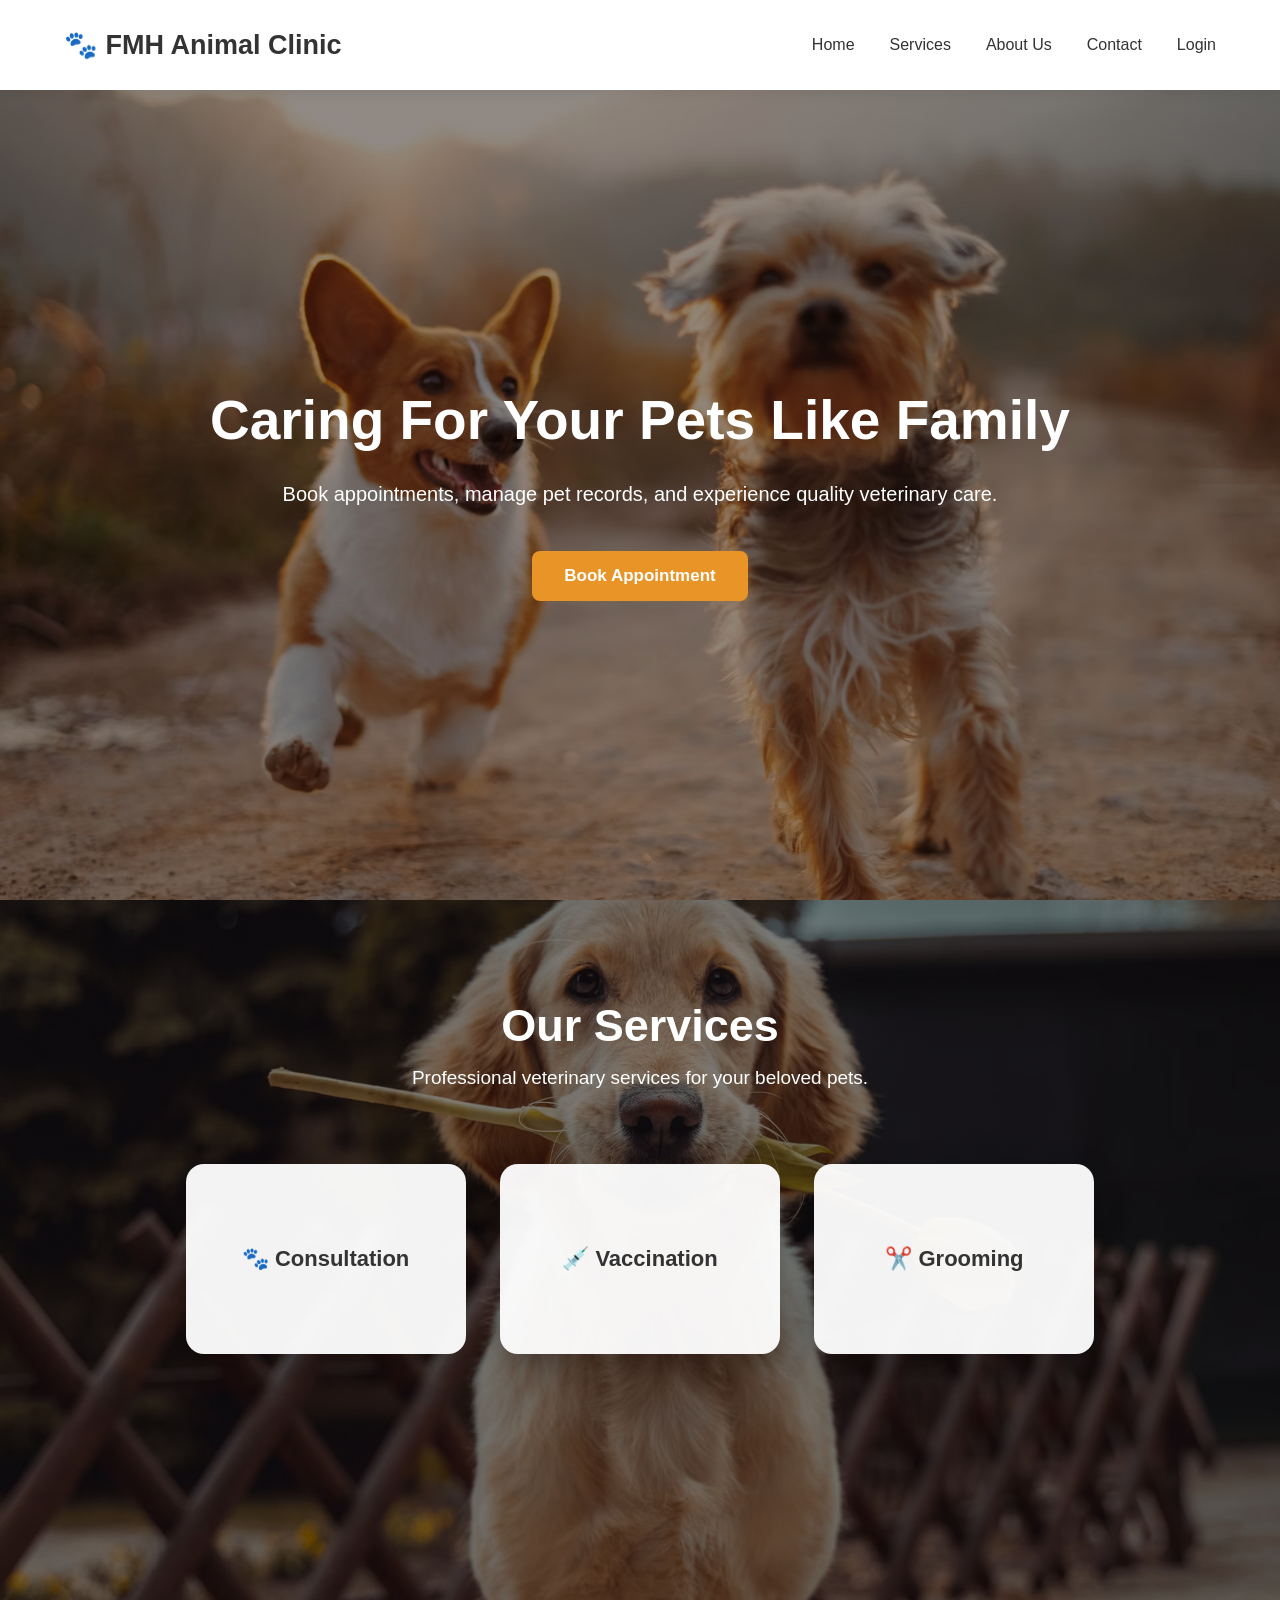
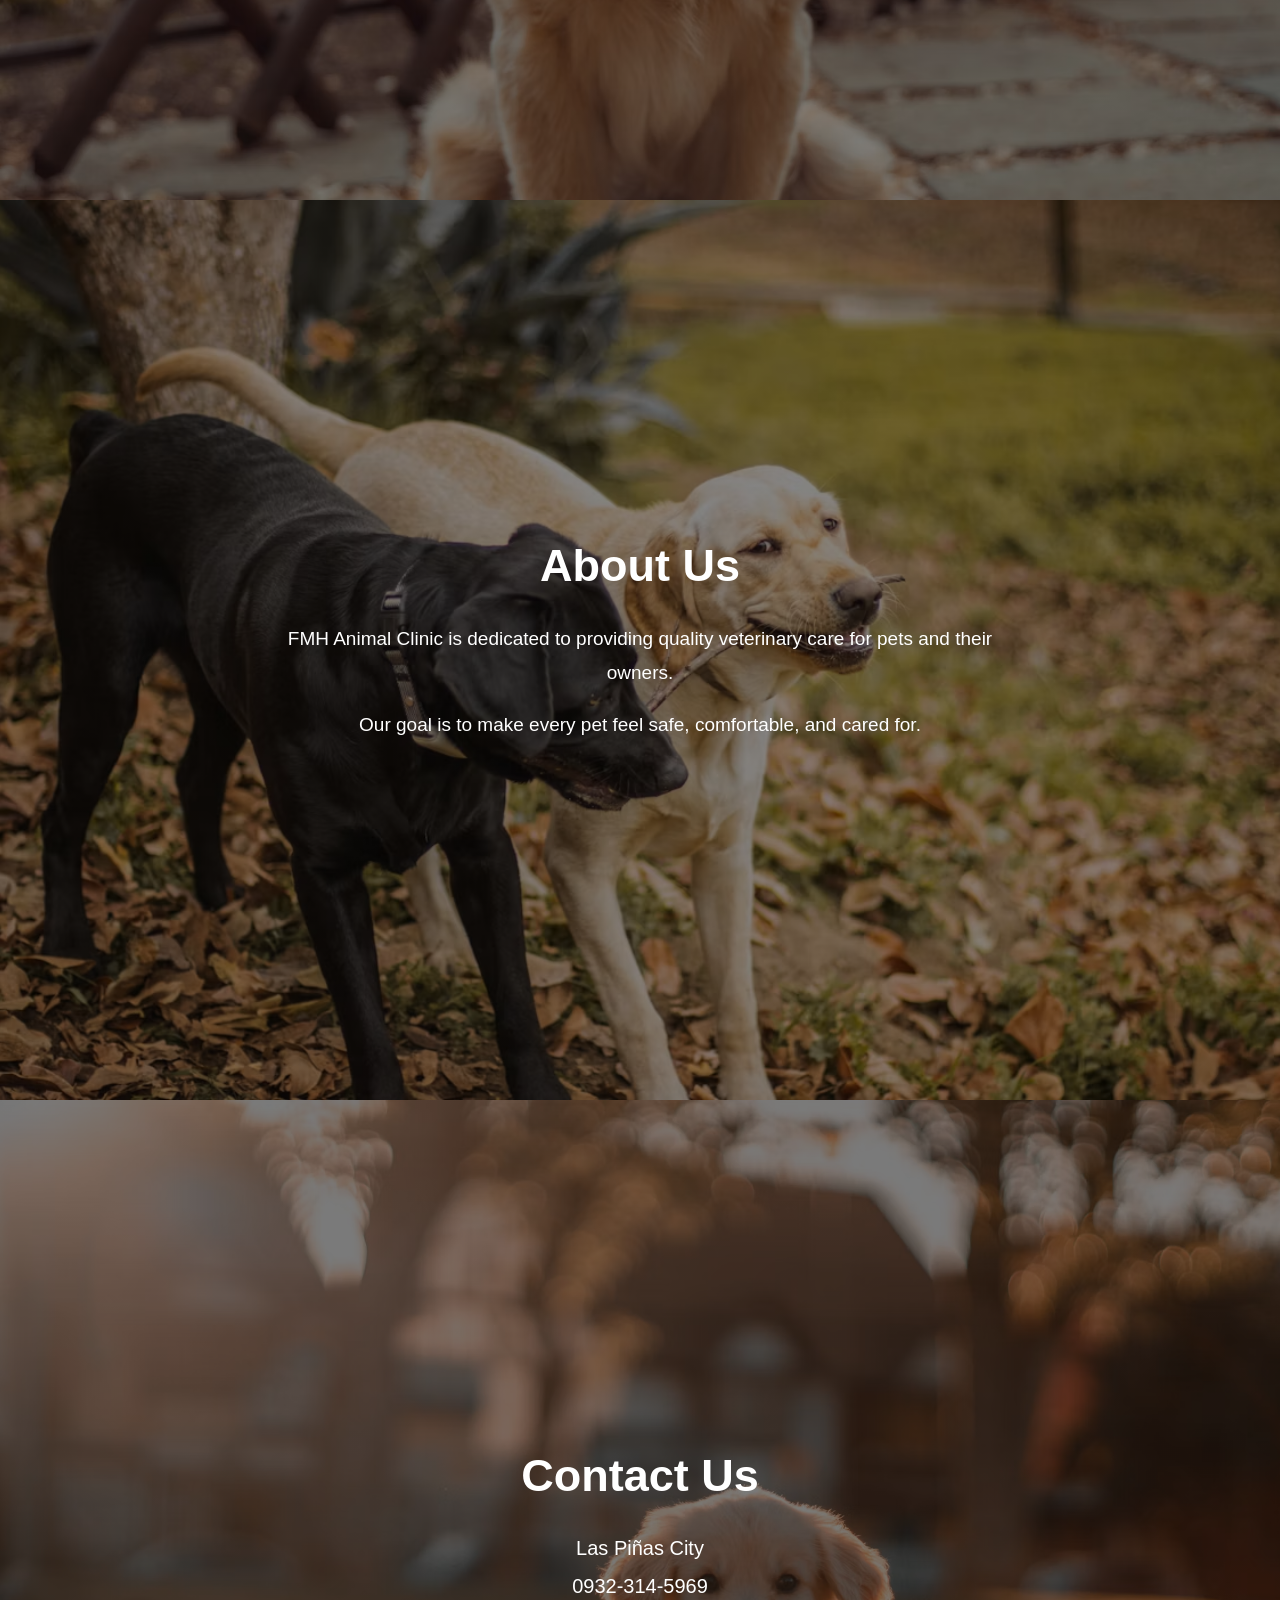
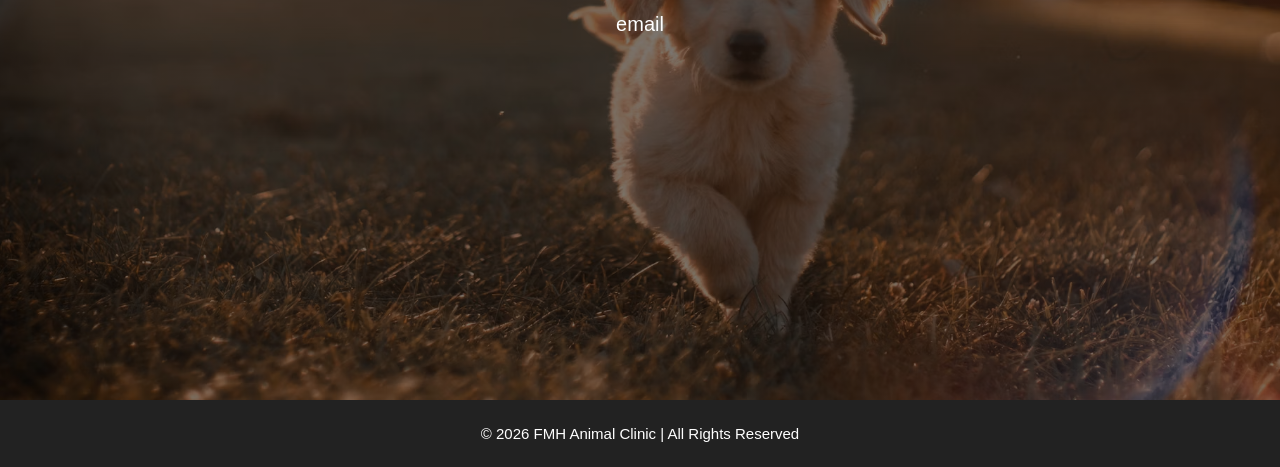
<file: index.html>
<!DOCTYPE html>
<html lang="en">
<head>
  <meta charset="UTF-8">
  <meta name="viewport" content="width=device-width, initial-scale=1.0">
  <title>FMH Animal Clinic</title>

  <link rel="stylesheet" href="animal.css">
</head>
<body class="home-page">

  <header class="home-header">

    <div class="logo">

      🐾 FMH Animal Clinic

    </div>

    <nav class="navigator">

      <a href="#home">Home</a>
      <a href="#services">Services</a>
      <a href="#aboutus">About Us</a>
      <a href="#contact">Contact</a>
      <a href="login.html">Login</a>

    </nav>

  </header>

  <section id="home" class="hero">

    <div>

      <h1>Caring For Your Pets Like Family</h1>

      <p>
        Book appointments, manage pet records, and experience quality veterinary care.
      </p>

      <a href="login.html" class="bookbtn">
        Book Appointment
      </a>

    </div>

  </section>

  <section id="services" class="services">

    <h2>Our Services</h2>

    <p>
      Professional veterinary services for your beloved pets.
    </p>

    <div>🐾 Consultation</div>

    <div>💉 Vaccination</div>

    <div>✂️ Grooming</div>

  </section>

  <section id="aboutus" class="contact">

    <h2>About Us</h2>

    <p>
      FMH Animal Clinic is dedicated to providing quality veterinary
      care for pets and their owners.
    </p>

    <p>
      Our goal is to make every pet feel safe, comfortable, and cared for.
    </p>

  </section>

  <section id="contact" class="contact">

    <h2>Contact Us</h2>

    <p>Las Piñas City</p>

    <p>0932-314-5969</p>

    <p>email</p>

  </section>

  <footer>
    © 2026 FMH Animal Clinic | All Rights Reserved
  </footer>

</body>
</html>
</file>
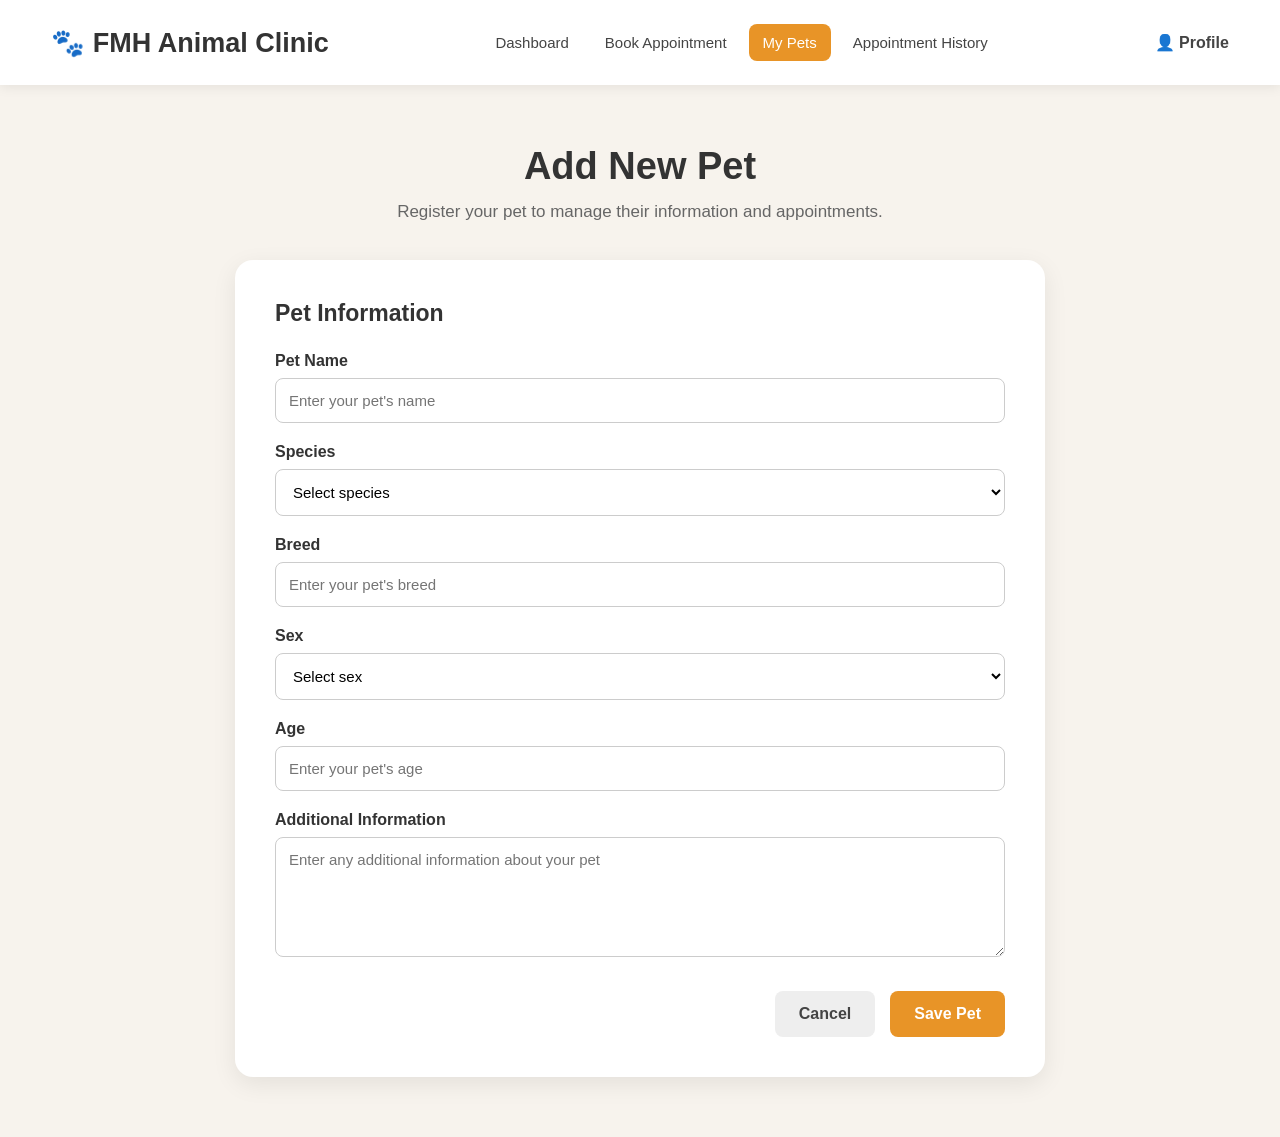
<file: addpet.html>
<!DOCTYPE html>
<html lang="en">
<head>

  <meta charset="UTF-8">
  <meta name="viewport" content="width=device-width, initial-scale=1.0">

  <title>FMH Animal Clinic | Add New Pet</title>

  <link rel="stylesheet" href="animal.css">

</head>
<body class="dashboard-page">

  <header class="app-header">

    <h2 class="logo">🐾 FMH Animal Clinic</h2>

    <nav class="app-nav">

      <a href="dashboard.html">
        Dashboard
      </a>

      <a href="appointment.html">
        Book Appointment
      </a>

      <a href="mypets.html" class="active">
        My Pets
      </a>

      <a href="history.html">
        Appointment History
      </a>

    </nav>

    <a href="profile.html" class="profile-link">
      👤 Profile
    </a>

  </header>

  <main class="form-page">

    <div class="page-heading">

      <h1>Add New Pet</h1>

      <p>
        Register your pet to manage their information
        and appointments.
      </p>

    </div>

    <form class="pet-form" action="mypets.html" method="get">

      <h2>Pet Information</h2>

      <div class="form-group">

        <label for="petname">
          Pet Name
        </label>

        <input
          type="text"
          id="petname"
          name="petname"
          placeholder="Enter your pet's name"
          required>

      </div>

      <div class="form-group">

        <label for="species">
          Species
        </label>

        <select
          id="species"
          name="species"
          required>

          <option value="">
            Select species
          </option>

          <option value="dog">
            Dog
          </option>

          <option value="cat">
            Cat
          </option>

          <option value="other">
            Other
          </option>

        </select>

      </div>

      <div class="form-group">

        <label for="breed">
          Breed
        </label>

        <input
          type="text"
          id="breed"
          name="breed"
          placeholder="Enter your pet's breed"
          required>

      </div>

      <div class="form-group">

        <label for="sex">
          Sex
        </label>

        <select
          id="sex"
          name="sex"
          required>

          <option value="">
            Select sex
          </option>

          <option value="male">
            Male
          </option>

          <option value="female">
            Female
          </option>

        </select>

      </div>

      <div class="form-group">

        <label for="age">
          Age
        </label>

        <input
          type="number"
          id="age"
          name="age"
          placeholder="Enter your pet's age"
          min="0"
          max="50"
          required>

      </div>

      <div class="form-group">

        <label for="notes">
          Additional Information
        </label>

        <textarea
          id="notes"
          name="notes"
          rows="4"
          placeholder="Enter any additional information about your pet"></textarea>

      </div>

      <div class="form-buttons">

        <a href="mypets.html" class="cancel-btn">
          Cancel
        </a>

        <button type="submit" class="primary-btn">
          Save Pet
        </button>

      </div>

    </form>

  </main>

</body>
</html>
</file>
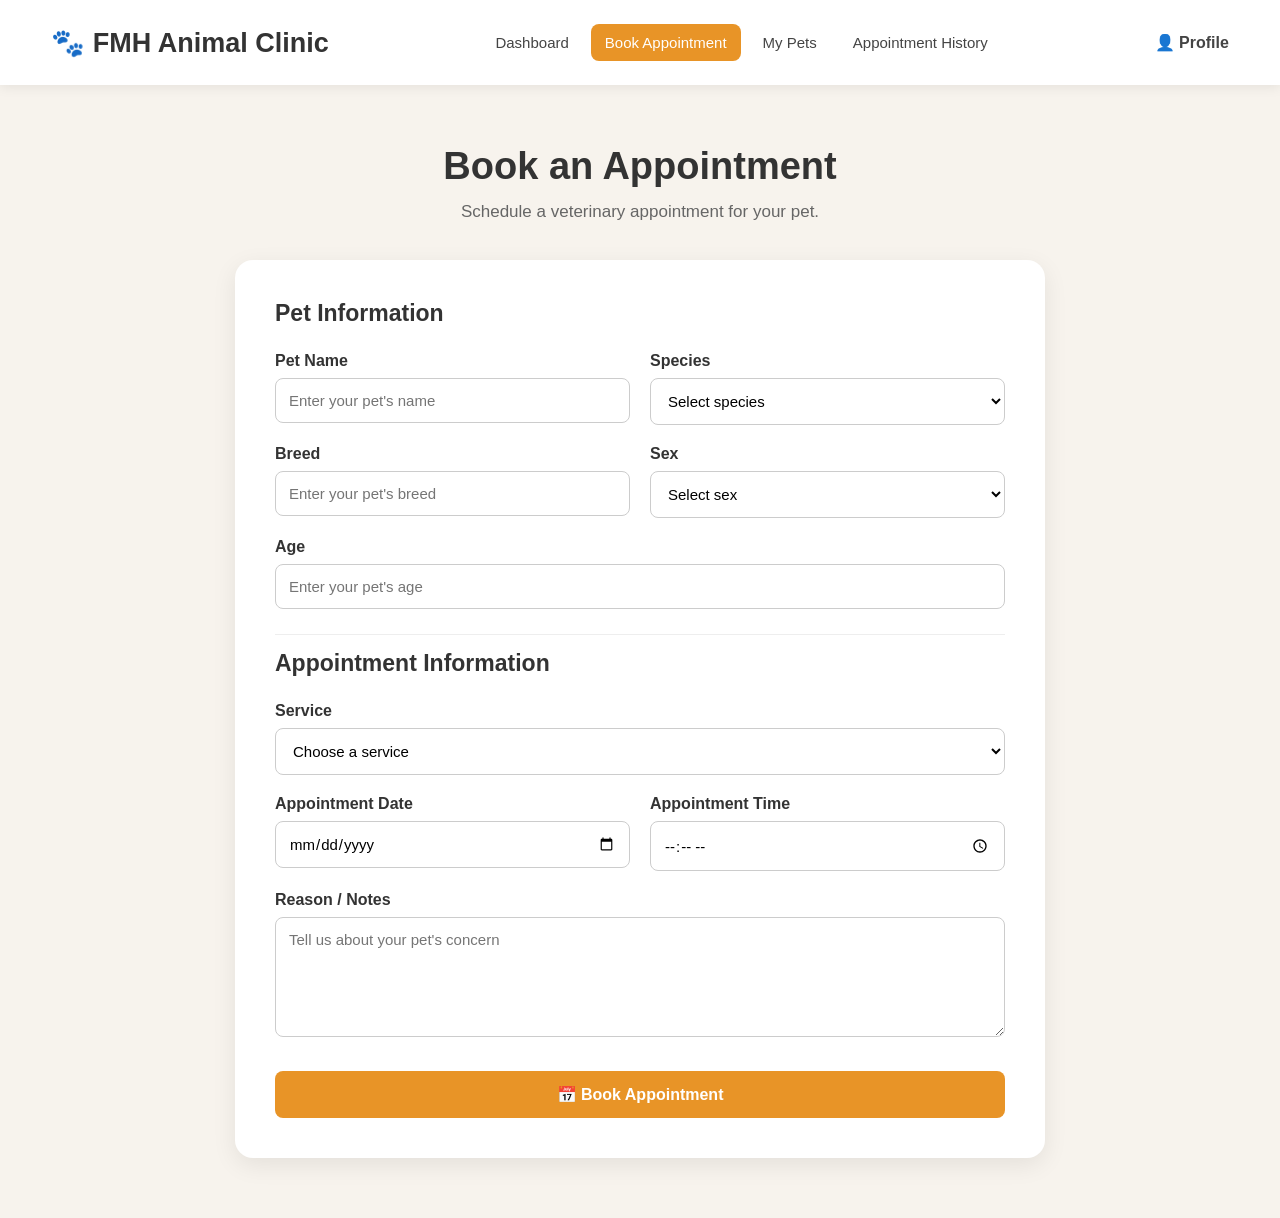
<file: appointment.html>
<!DOCTYPE html>
<html lang="en">
<head>

  <meta charset="UTF-8">
  <meta name="viewport" content="width=device-width, initial-scale=1.0">

  <title>FMH Animal Clinic | Appointment</title>

  <link rel="stylesheet" href="animal.css">

</head>
<body class="dashboard-page">

  <header class="app-header">

    <h2 class="logo">🐾 FMH Animal Clinic</h2>

    <nav class="app-nav">

      <a href="dashboard.html">
        Dashboard
      </a>

      <a href="appointment.html" class="active">
        Book Appointment
      </a>

      <a href="mypets.html">
        My Pets
      </a>

      <a href="history.html">
        Appointment History
      </a>

    </nav>

    <a href="profile.html" class="profile-link">
      👤 Profile
    </a>

  </header>

  <main class="form-page">

    <div class="page-heading">

      <h1>Book an Appointment</h1>

      <p>
        Schedule a veterinary appointment for your pet.
      </p>

    </div>

    <form class="appointment-form" action="history.html" method="get">

      <h2>Pet Information</h2>

      <div class="form-row">

        <div class="form-group">

          <label for="petname">
            Pet Name
          </label>

          <input
            type="text"
            id="petname"
            name="petname"
            placeholder="Enter your pet's name"
            required>

        </div>

        <div class="form-group">

          <label for="species">
            Species
          </label>

          <select
            name="species"
            id="species"
            required>

            <option value="" disabled selected>
              Select species
            </option>

            <option value="dog">
              Dog
            </option>

            <option value="cat">
              Cat
            </option>

            <option value="other">
              Other
            </option>

          </select>

        </div>

      </div>

      <div class="form-row">

        <div class="form-group">

          <label for="breed">
            Breed
          </label>

          <input
            type="text"
            id="breed"
            name="breed"
            placeholder="Enter your pet's breed"
            required>

        </div>

        <div class="form-group">

          <label for="sex">
            Sex
          </label>

          <select
            name="sex"
            id="sex"
            required>

            <option value="" disabled selected>
              Select sex
            </option>

            <option value="male">
              Male
            </option>

            <option value="female">
              Female
            </option>

          </select>

        </div>

      </div>

      <div class="form-group">

        <label for="age">
          Age
        </label>

        <input
          type="number"
          id="age"
          name="age"
          placeholder="Enter your pet's age"
          min="0"
          max="50"
          required>

      </div>

      <h2 class="form-section-title">
        Appointment Information
      </h2>

      <div class="form-group">

        <label for="service">
          Service
        </label>

        <select
          name="service"
          id="service"
          required>

          <option value="" disabled selected>
            Choose a service
          </option>

          <option value="consultation">
            Consultation
          </option>

          <option value="vaccination">
            Vaccination
          </option>

          <option value="grooming">
            Grooming
          </option>

        </select>

      </div>

      <div class="form-row">


        <div class="form-group">

          <label for="date">
            Appointment Date
          </label>

          <input
            type="date"
            id="date"
            name="date"
            required>

        </div>

        <div class="form-group">

          <label for="time">
            Appointment Time
          </label>

          <input
            type="time"
            id="time"
            name="time"
            required>

        </div>

      </div>

      <div class="form-group">

        <label for="notes">
          Reason / Notes
        </label>

        <textarea
          name="notes"
          id="notes"
          rows="5"
          placeholder="Tell us about your pet's concern"></textarea>

      </div>

      <button class="primary-btn" type="submit">
        📅 Book Appointment
      </button>

    </form>

  </main>

</body>
</html>
</file>
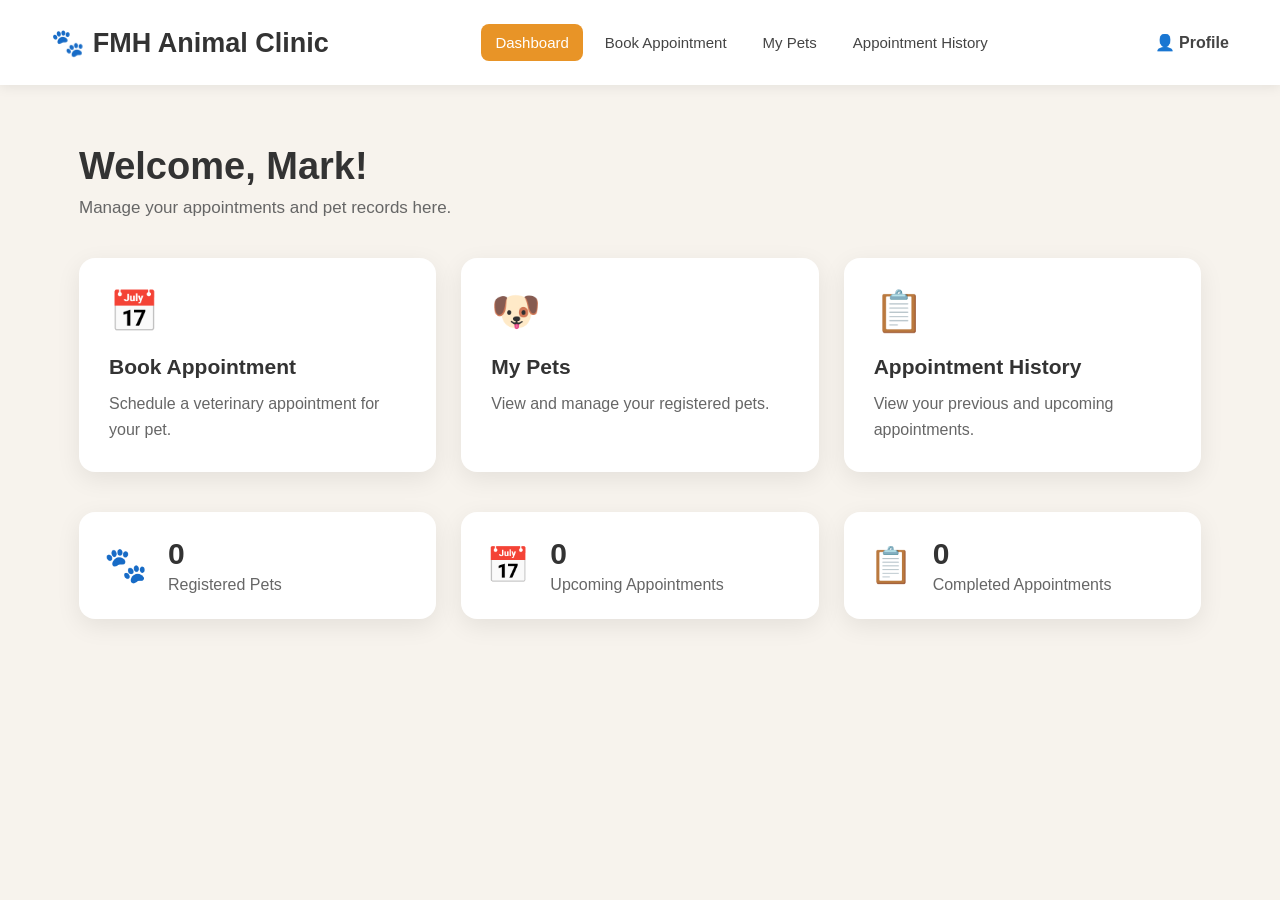
<file: dashboard.html>
<!DOCTYPE html>
<html lang="en">
<head>

  <meta charset="UTF-8">
  <meta name="viewport" content="width=device-width, initial-scale=1.0">

  <title>FMH Animal Clinic | Dashboard</title>

  <link rel="stylesheet" href="animal.css">

</head>
<body class="dashboard-page">

  <header class="app-header">

    <h2 class="logo">🐾 FMH Animal Clinic</h2>

    <nav class="app-nav">

      <a href="dashboard.html" class="active">
        Dashboard
      </a>

      <a href="appointment.html">
        Book Appointment
      </a>

      <a href="mypets.html">
        My Pets
      </a>

      <a href="history.html">
        Appointment History
      </a>

    </nav>

    <a href="profile.html" class="profile-link">
      👤 Profile
    </a>

  </header>

  <main class="dashboard-container">

    <div class="welcome-section">

      <h1>Welcome, Mark!</h1>

      <p>
        Manage your appointments and pet records here.
      </p>

    </div>

    <section class="quick-actions">

      <a href="appointment.html" class="dashboard-card">

        <span class="dashboard-icon">
          📅
        </span>

        <h3>Book Appointment</h3>

        <p>
          Schedule a veterinary appointment for your pet.
        </p>

      </a>

      <a href="mypets.html" class="dashboard-card">

        <span class="dashboard-icon">
          🐶
        </span>

        <h3>My Pets</h3>

        <p>
          View and manage your registered pets.
        </p>

      </a>

      <a href="history.html" class="dashboard-card">

        <span class="dashboard-icon">
          📋
        </span>

        <h3>Appointment History</h3>

        <p>
          View your previous and upcoming appointments.
        </p>

      </a>

    </section>

    <section class="dashboard-summary">

      <div class="summary-box">

        <span>🐾</span>

        <div>

          <h3>0</h3>

          <p>Registered Pets</p>

        </div>

      </div>

      <div class="summary-box">

        <span>📅</span>

        <div>

          <h3>0</h3>

          <p>Upcoming Appointments</p>

        </div>

      </div>

      <div class="summary-box">

        <span>📋</span>

        <div>

          <h3>0</h3>

          <p>Completed Appointments</p>

        </div>

      </div>

    </section>

  </main>

</body>
</html>
</file>
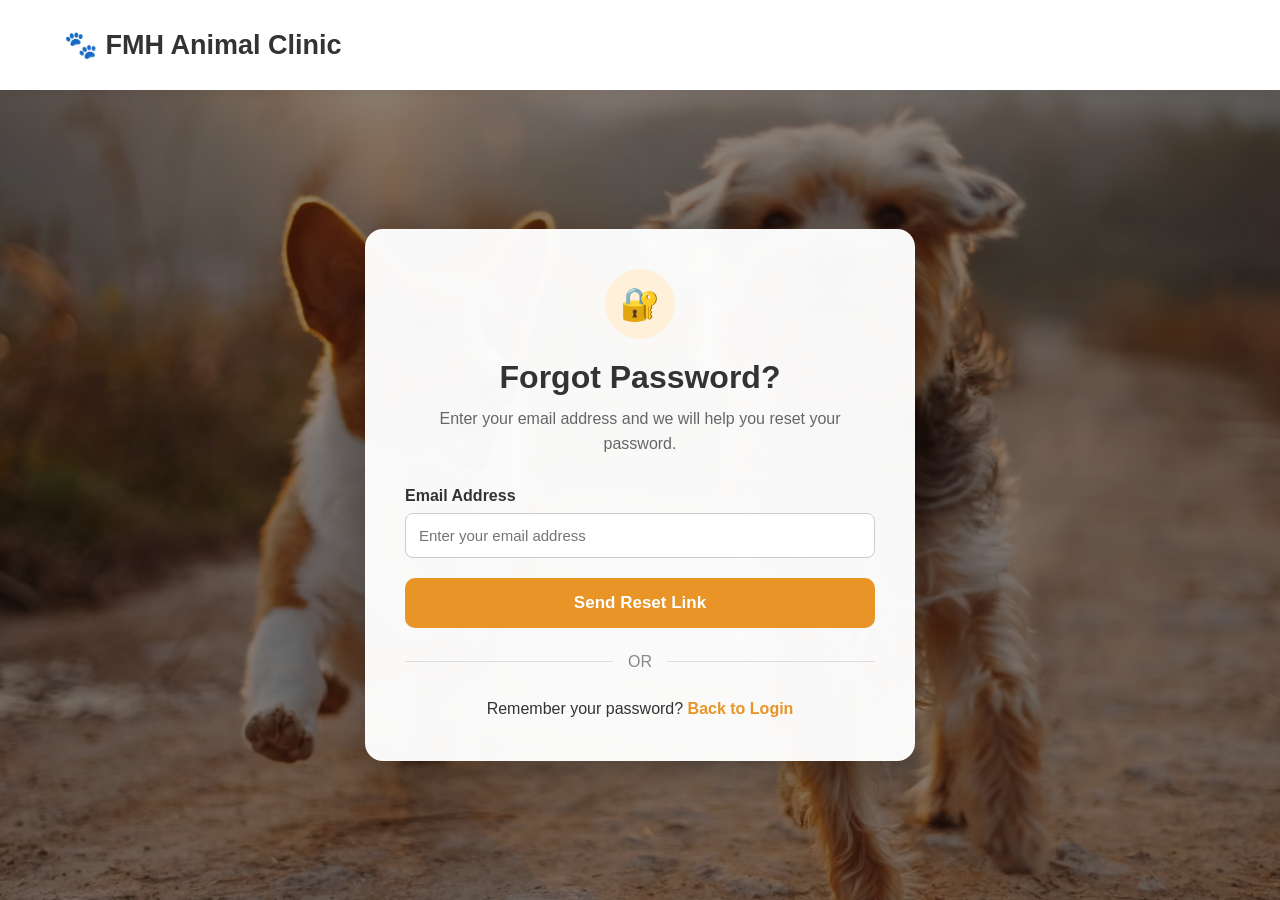
<file: forgotpass.html>
<!DOCTYPE html>
<html lang="en">
<head>

  <meta charset="UTF-8">
  <meta name="viewport" content="width=device-width, initial-scale=1.0">

  <title>FMH Animal Clinic | Forgot Password</title>

  <link rel="stylesheet" href="animal.css">

</head>
<body class="account-page">

  <header>

    <h2 class="logo">🐾 FMH Animal Clinic</h2>

  </header>

  <main class="account-container">

    <div class="account-card">

      <div class="forgot-icon">
        🔐
      </div>

      <h1>Forgot Password?</h1>

      <p class="account-description">
        Enter your email address and we will help you reset your password.
      </p>

      <form action="#" method="post">

        <div class="form-group">

          <label for="email">
            Email Address
          </label>

          <input
            type="email"
            id="email"
            name="email"
            placeholder="Enter your email address"
            autocomplete="email"
            required>

        </div>

        <button class="resetbtn" type="submit">
          Send Reset Link
        </button>

      </form>

      <div class="divider">

        <span>OR</span>

      </div>

      <div class="relog">

        <p>

          Remember your password?

          <a href="login.html">
            Back to Login
          </a>

        </p>

      </div>

    </div>

  </main>

</body>
</html>
</file>
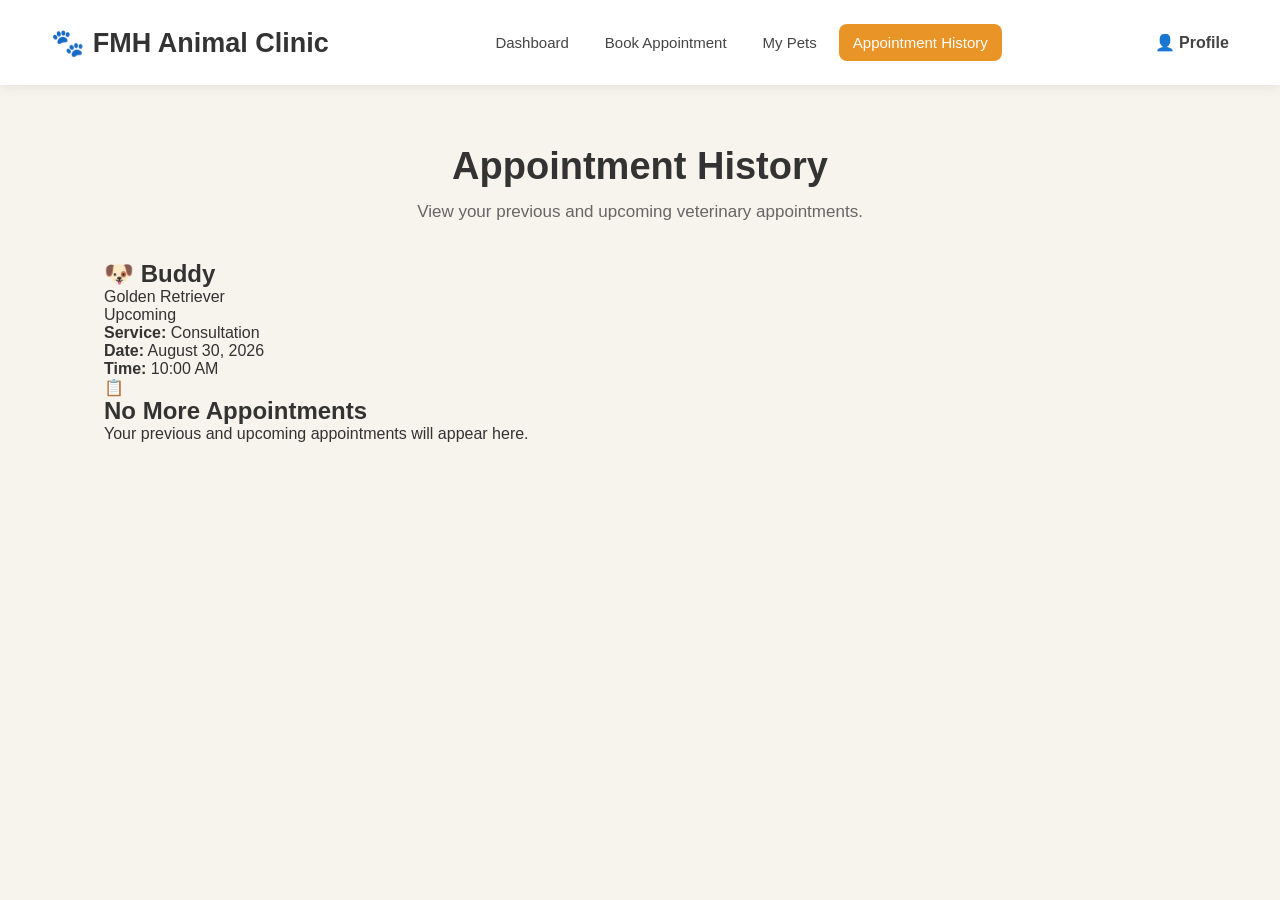
<file: history.html>
<!DOCTYPE html>
<html lang="en">
<head>

  <meta charset="UTF-8">
  <meta name="viewport" content="width=device-width, initial-scale=1.0">

  <title>FMH Animal Clinic | Appointment History</title>

  <link rel="stylesheet" href="animal.css">

</head>
<body class="dashboard-page">

  <header class="app-header">

    <h2 class="logo">🐾 FMH Animal Clinic</h2>

    <nav class="app-nav">

      <a href="dashboard.html">
        Dashboard
      </a>

      <a href="appointment.html">
        Book Appointment
      </a>

      <a href="mypets.html">
        My Pets
      </a>

      <a href="history.html" class="active">
        Appointment History
      </a>

    </nav>

    <a href="profile.html" class="profile-link">
      👤 Profile
    </a>

  </header>

  <main class="history-container">

    <div class="page-heading">

      <h1>Appointment History</h1>

      <p>
        View your previous and upcoming veterinary appointments.
      </p>

    </div>

    <section class="appointment-list">

      <div class="appointment-card">

        <div class="appointment-header">

          <div>

            <h2>🐶 Buddy</h2>

            <p>
              Golden Retriever
            </p>

          </div>

          <span class="appointment-status upcoming">
            Upcoming
          </span>

        </div>

        <div class="appointment-details">

          <p>
            <strong>Service:</strong>
            Consultation
          </p>

          <p>
            <strong>Date:</strong>
            August 30, 2026
          </p>

          <p>
            <strong>Time:</strong>
            10:00 AM
          </p>

        </div>

      </div>

      <div class="empty-history">

        <span>
          📋
        </span>

        <h2>No More Appointments</h2>

        <p>
          Your previous and upcoming appointments will appear here.
        </p>

      </div>

    </section>

  </main>

</body>
</html>
</file>
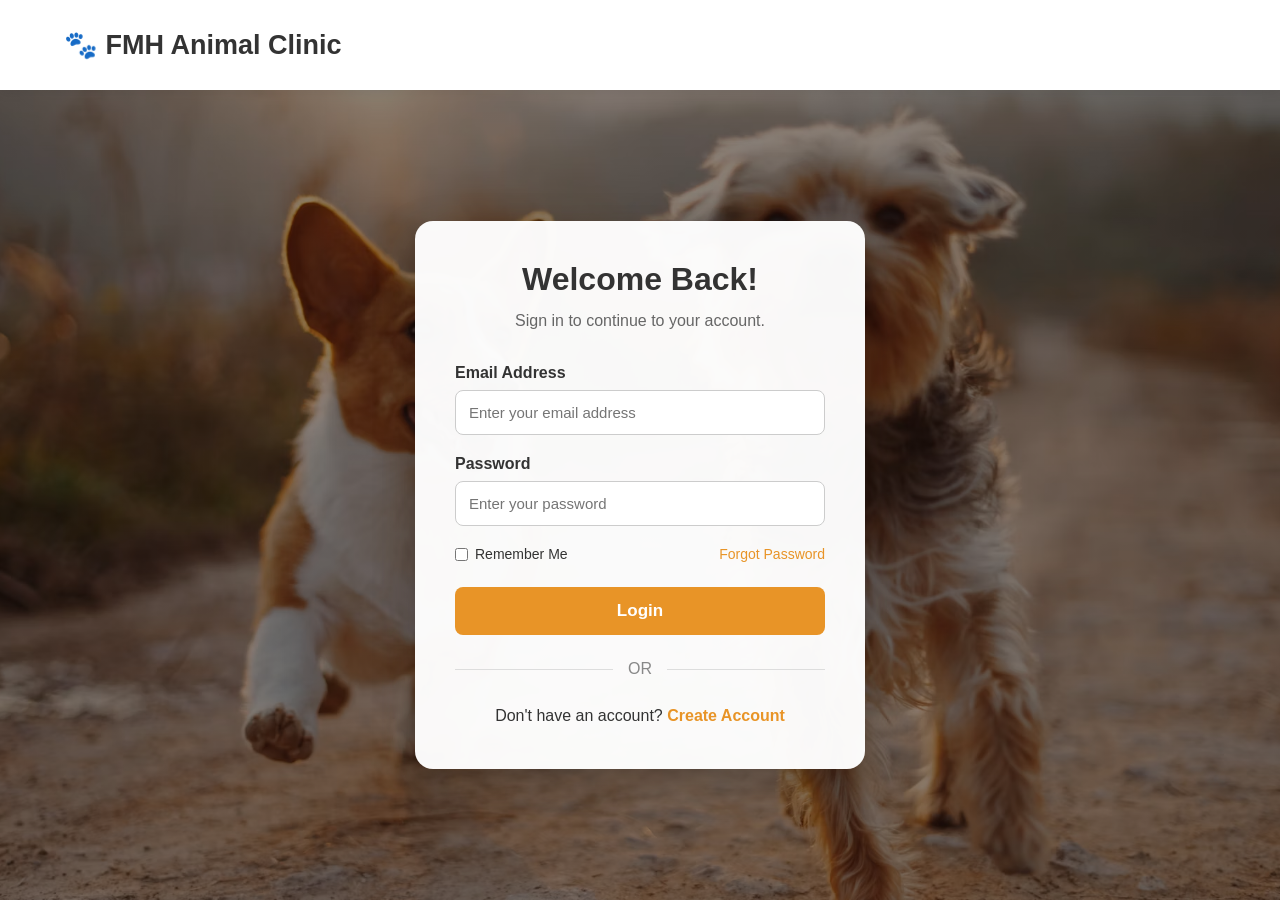
<file: login.html>
<!DOCTYPE html>
<html lang="en">
<head>
  <meta charset="UTF-8">
  <meta name="viewport" content="width=device-width, initial-scale=1.0">
  <title>FMH Animal Clinic | Log In</title>

  <link rel="stylesheet" href="animal.css">
</head>
<body class="login-page">

  <header>

    <h2 class="logo">🐾 FMH Animal Clinic</h2>

  </header>

  <main class="login-container">

    <div class="login-card">

      <h1>Welcome Back!</h1>

      <p class="login-description">
        Sign in to continue to your account.
      </p>

      <form action="dashboard.html" method="get">

        <div class="form-group">

          <label for="email">
            Email Address
          </label>

          <input
            type="email"
            id="email"
            name="email"
            placeholder="Enter your email address"
            autocomplete="email"
            required>

        </div>

        <div class="form-group">

          <label for="password">
            Password
          </label>

          <input
            type="password"
            id="password"
            name="password"
            placeholder="Enter your password"
            autocomplete="current-password"
            required>

        </div>

        <div class="login-options">

          <label class="rememberme">

            <input
              type="checkbox"
              id="rememberme"
              name="rememberme">

            Remember Me

          </label>

          <a href="forgotpass.html">
            Forgot Password
          </a>

        </div>

        <button class="loginbtn" type="submit">
          Login
        </button>

      </form>

      <div class="divider">

        <span>OR</span>

      </div>

      <div class="register">

        <p>

          Don't have an account?

          <a href="register.html">
            Create Account
          </a>

        </p>

      </div>

    </div>

  </main>

</body>
</html>
</file>
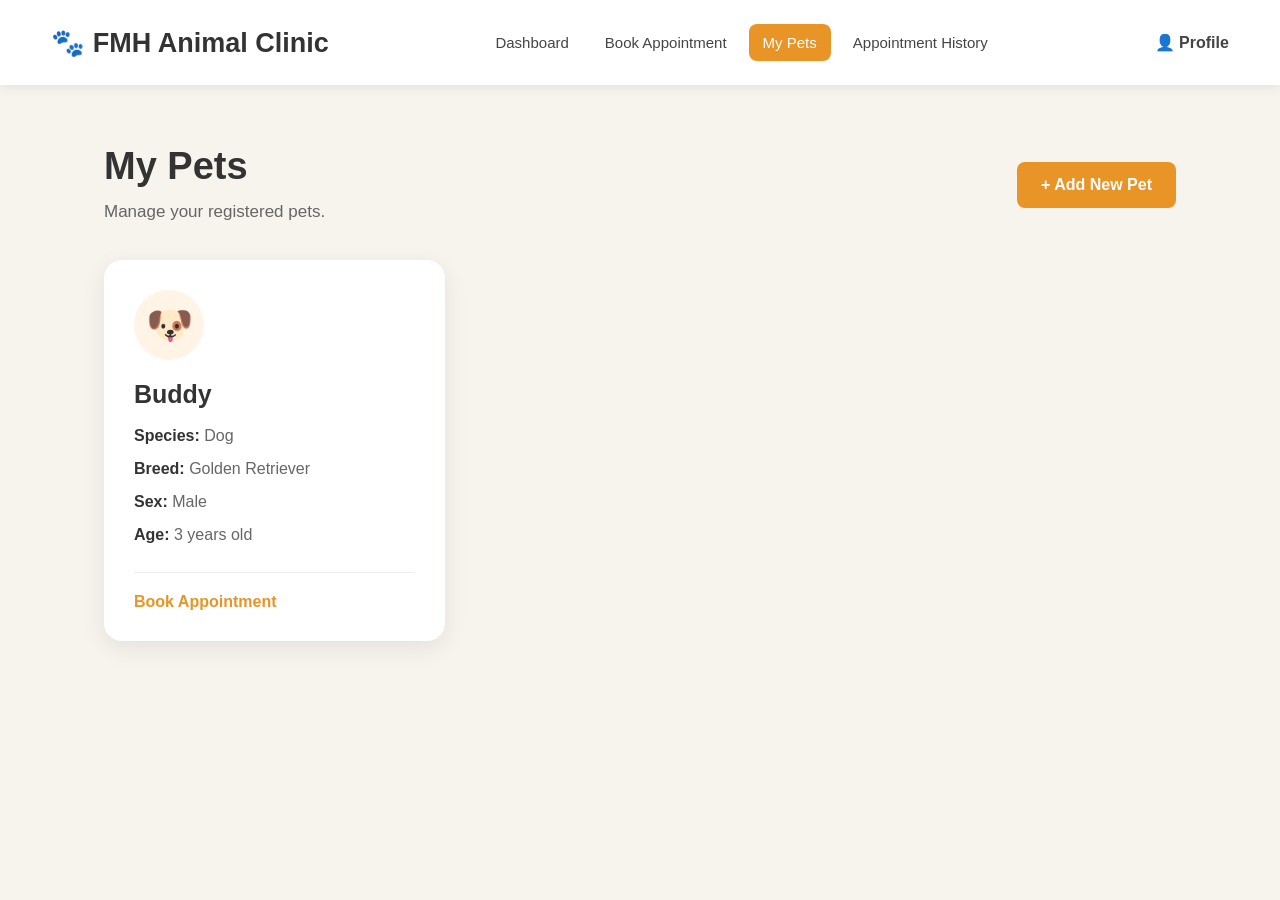
<file: mypets.html>
<!DOCTYPE html>
<html lang="en">
<head>

  <meta charset="UTF-8">
  <meta name="viewport" content="width=device-width, initial-scale=1.0">

  <title>FMH Animal Clinic | My Pets</title>

  <link rel="stylesheet" href="animal.css">

</head>
<body class="dashboard-page">

  <header class="app-header">

    <h2 class="logo">🐾 FMH Animal Clinic</h2>

    <nav class="app-nav">

      <a href="dashboard.html">
        Dashboard
      </a>

      <a href="appointment.html">
        Book Appointment
      </a>

      <a href="mypets.html" class="active">
        My Pets
      </a>

      <a href="history.html">
        Appointment History
      </a>

    </nav>

    <a href="profile.html" class="profile-link">
      👤 Profile
    </a>

  </header>

  <main class="pets-container">

    <div class="page-heading pet-heading">

      <div>

        <h1>My Pets</h1>

        <p>
          Manage your registered pets.
        </p>

      </div>

      <a href="addpet.html" class="primary-btn">
        + Add New Pet
      </a>

    </div>

    <div class="petlist">

      <div class="pet-card">

        <div class="pet-icon">
          🐶
        </div>

        <div class="pet-info">

          <h2>Buddy</h2>

          <p>
            <strong>Species:</strong>
            Dog
          </p>

          <p>
            <strong>Breed:</strong>
            Golden Retriever
          </p>

          <p>
            <strong>Sex:</strong>
            Male
          </p>

          <p>
            <strong>Age:</strong>
            3 years old
          </p>

        </div>

        <div class="pet-actions">

          <a href="appointment.html">
            Book Appointment
          </a>

        </div>

      </div>

    </div>

  </main>

</body>
</html>
</file>
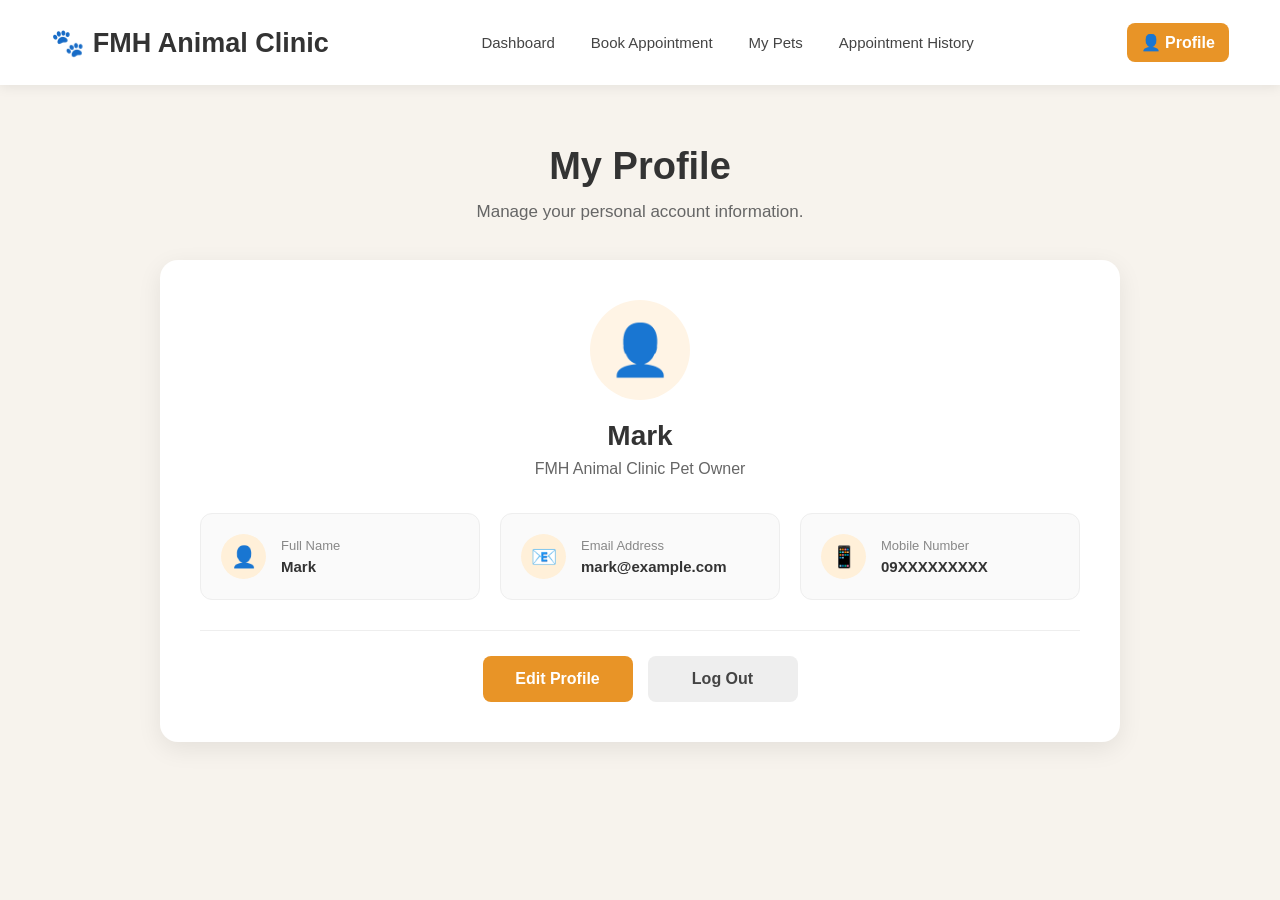
<file: profile.html>
<!DOCTYPE html>
<html lang="en">
<head>

  <meta charset="UTF-8">
  <meta name="viewport" content="width=device-width, initial-scale=1.0">

  <title>FMH Animal Clinic | Profile</title>

  <link rel="stylesheet" href="animal.css">

</head>
<body class="dashboard-page">

  <header class="app-header">

    <h2 class="logo">🐾 FMH Animal Clinic</h2>

    <nav class="app-nav">

      <a href="dashboard.html">
        Dashboard
      </a>

      <a href="appointment.html">
        Book Appointment
      </a>

      <a href="mypets.html">
        My Pets
      </a>

      <a href="history.html">
        Appointment History
      </a>

    </nav>

    <a href="profile.html" class="profile-link active-profile">
      👤 Profile
    </a>

  </header>

  <main class="profile-container">

    <div class="page-heading">

      <h1>My Profile</h1>

      <p>
        Manage your personal account information.
      </p>

    </div>

    <section class="profile-card">

      <div class="profile-avatar">
        👤
      </div>

      <div class="profile-info">

        <h2>Mark</h2>

        <p>
          FMH Animal Clinic Pet Owner
        </p>

      </div>

      <div class="profile-details">

        <div class="profile-detail">

          <span>
            👤
          </span>

          <div>

            <small>Full Name</small>

            <p>
              Mark
            </p>

          </div>

        </div>

        <div class="profile-detail">

          <span>
            📧
          </span>

          <div>

            <small>Email Address</small>

            <p>
              mark@example.com
            </p>

          </div>

        </div>

        <div class="profile-detail">

          <span>
            📱
          </span>

          <div>

            <small>Mobile Number</small>

            <p>
              09XXXXXXXXX
            </p>

          </div>

        </div>

      </div>

      <div class="profile-actions">

        <a href="#" class="primary-btn">
          Edit Profile
        </a>

        <a href="login.html" class="cancel-btn">
          Log Out
        </a>

      </div>

    </section>

  </main>

</body>
</html>
</file>
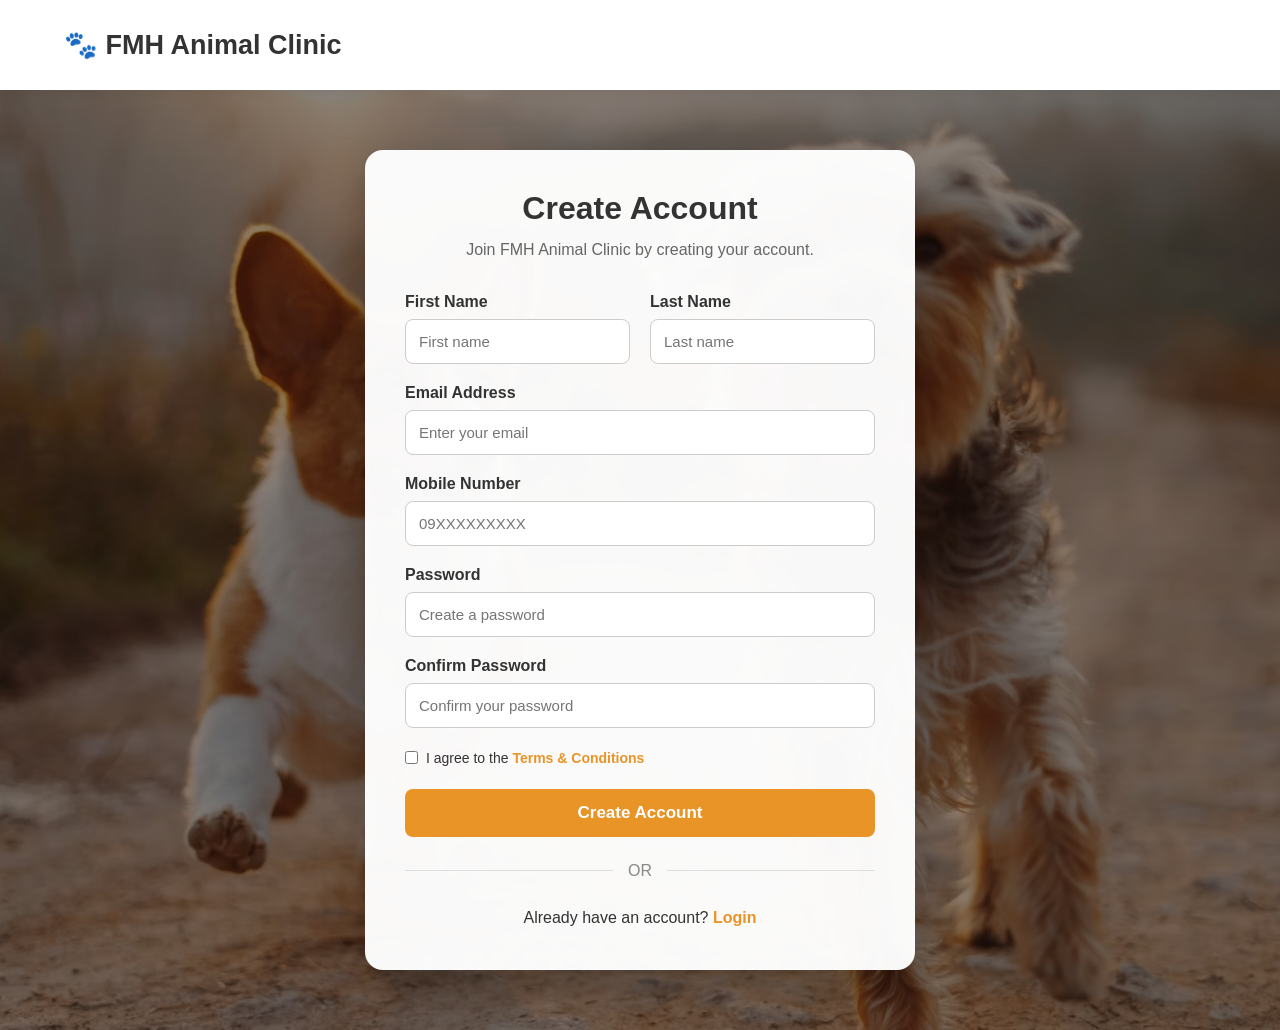
<file: register.html>
<!DOCTYPE html>
<html lang="en">
<head>

  <meta charset="UTF-8">
  <meta name="viewport" content="width=device-width, initial-scale=1.0">

  <title>FMH Animal Clinic | Register</title>

  <link rel="stylesheet" href="animal.css">

</head>
<body class="account-page">

  <header>

    <h2 class="logo">🐾 FMH Animal Clinic</h2>

  </header>

  <main class="account-container">

    <div class="account-card">

      <h1>Create Account</h1>

      <p class="account-description">
        Join FMH Animal Clinic by creating your account.
      </p>

      <form action="#" method="post">

        <div class="form-row">

          <div class="form-group">

            <label for="firstname">First Name</label>

            <input
              type="text"
              id="firstname"
              name="firstname"
              placeholder="First name"
              autocomplete="given-name"
              required>

          </div>

          <div class="form-group">

            <label for="lastname">Last Name</label>

            <input
              type="text"
              id="lastname"
              name="lastname"
              placeholder="Last name"
              autocomplete="family-name"
              required>

          </div>

        </div>

        <div class="form-group">

          <label for="email">Email Address</label>

          <input
            type="email"
            id="email"
            name="email"
            placeholder="Enter your email"
            autocomplete="email"
            required>

        </div>

        <div class="form-group">

          <label for="mobile">Mobile Number</label>

          <input
            type="tel"
            id="mobile"
            name="mobile"
            placeholder="09XXXXXXXXX"
            autocomplete="tel"
            required>

        </div>

        <div class="form-group">

          <label for="password">Password</label>

          <input
            type="password"
            id="password"
            name="password"
            placeholder="Create a password"
            autocomplete="new-password"
            required>

        </div>

        <div class="form-group">

          <label for="confirmpass">Confirm Password</label>

          <input
            type="password"
            id="confirmpass"
            name="confirmpass"
            placeholder="Confirm your password"
            autocomplete="new-password"
            required>

        </div>

        <div class="tnc">

          <label>

            <input
              type="checkbox"
              id="tnc"
              name="tnc"
              required>

            <span>
              I agree to the
              <a href="#">Terms & Conditions</a>
            </span>

          </label>

        </div>

        <button class="regisbtn" type="submit">
          Create Account
        </button>

      </form>

      <div class="divider">

        <span>OR</span>

      </div>

      <div class="relog">

        <p>

          Already have an account?

          <a href="login.html">Login</a>

        </p>

      </div>

    </div>

  </main>

</body>
</html>
</file>
<file: animal.css>
* {
  margin: 0;
  padding: 0;
  box-sizing: border-box;
}

html {
  scroll-behavior: smooth;
  scroll-padding-top: 90px;
}

body {
  font-family: Arial, sans-serif;
  color: #333;
  background: #f7f3ed;
}

a {
  transition: 0.3s ease;
}

header {
  width: 100%;
  min-height: 90px;
  padding: 20px 5%;
  background: white;
  display: flex;
  align-items: center;
  justify-content: space-between;
  box-shadow: 0 2px 12px rgba(0, 0, 0, 0.08);
  position: sticky;
  top: 0;
  z-index: 1000;
}

.logo {
  font-size: 27px;
  font-weight: bold;
  color: #333;
  white-space: nowrap;
}

.home-header {
  position: sticky;
}

.navigator {
  display: flex;
  align-items: center;
  gap: 35px;
}

.navigator a {
  color: #333;
  text-decoration: none;
  font-size: 16px;
  font-weight: 500;
}

.navigator a:hover {
  color: #e89427;
}

.hero {
  width: 100%;
  min-height: calc(100vh - 90px);

  background-image:
    linear-gradient(
      rgba(0, 0, 0, 0.42),
      rgba(0, 0, 0, 0.42)
    ),
    url("image/home.jpg");

  background-size: cover;
  background-position: center;
  background-repeat: no-repeat;

  display: flex;
  align-items: center;
  justify-content: center;

  text-align: center;
  color: white;

  padding: 80px 20px;
}

.hero > div {
  width: 100%;
  max-width: 900px;
}

.hero h1 {
  font-size: 55px;
  line-height: 1.15;
  margin-bottom: 25px;
}

.hero p {
  max-width: 750px;
  margin: 0 auto 40px;
  font-size: 20px;
  line-height: 1.7;
}

.bookbtn {
  display: inline-block;
  padding: 15px 32px;
  background: #e89427;
  color: white;
  text-decoration: none;
  border-radius: 8px;
  font-size: 17px;
  font-weight: bold;
}

.bookbtn:hover {
  background: #d57d13;
  transform: translateY(-3px);
}

.services {
  width: 100%;
  min-height: 100vh;

  background-image:
    linear-gradient(
      rgba(0, 0, 0, 0.48),
      rgba(0, 0, 0, 0.48)
    ),
    url("image/services.jpg");

  background-size: cover;
  background-position: center;
  background-repeat: no-repeat;

  padding: 100px 7%;

  text-align: center;
  color: white;
}

.services h2 {
  font-size: 45px;
  margin-bottom: 15px;
}

.services > p {
  font-size: 19px;
  margin-bottom: 60px;
}

.services > div {
  width: 280px;
  height: 190px;

  display: inline-flex;
  align-items: center;
  justify-content: center;

  margin: 15px;

  background: rgba(255, 255, 255, 0.95);
  color: #333;

  border-radius: 18px;

  font-size: 22px;
  font-weight: bold;

  box-shadow: 0 10px 30px rgba(0, 0, 0, 0.25);

  transition: 0.3s ease;
}

.services > div:hover {
  transform: translateY(-10px);
}

#aboutus.contact {
  width: 100%;
  min-height: 100vh;

  background-image:
    linear-gradient(
      rgba(0, 0, 0, 0.48),
      rgba(0, 0, 0, 0.48)
    ),
    url("image/about.jpg");

  background-size: cover;
  background-position: center;
  background-repeat: no-repeat;

  display: flex;
  flex-direction: column;
  align-items: center;
  justify-content: center;

  text-align: center;
  color: white;

  padding: 100px 20px;
}

#aboutus h2 {
  font-size: 45px;
  margin-bottom: 30px;
}

#aboutus p {
  width: 100%;
  max-width: 750px;

  font-size: 19px;
  line-height: 1.8;

  margin-bottom: 18px;
}

#contact.contact {
  width: 100%;
  min-height: 100vh;

  background-image:
    linear-gradient(
      rgba(0, 0, 0, 0.52),
      rgba(0, 0, 0, 0.52)
    ),
    url("image/contact.jpg");

  background-size: cover;
  background-position: center;
  background-repeat: no-repeat;

  display: flex;
  flex-direction: column;
  align-items: center;
  justify-content: center;

  text-align: center;
  color: white;

  padding: 100px 20px;
}

#contact h2 {
  font-size: 45px;
  margin-bottom: 35px;
}

#contact p {
  font-size: 20px;
  margin-bottom: 15px;
}

footer {
  width: 100%;
  background: #222;
  color: white;
  text-align: center;
  padding: 25px 20px;
  font-size: 15px;
}

.login-page {
  min-height: 100vh;

  background-image:
    linear-gradient(
      rgba(0, 0, 0, 0.45),
      rgba(0, 0, 0, 0.45)
    ),
    url("image/home.jpg");

  background-size: cover;
  background-position: center;
  background-repeat: no-repeat;
}

.login-page header,
.account-page header {
  position: relative;
}

.login-container {
  width: 100%;
  min-height: calc(100vh - 90px);

  display: flex;
  align-items: center;
  justify-content: center;

  padding: 60px 20px;
}

.login-card {
  width: 100%;
  max-width: 450px;

  background: rgba(255, 255, 255, 0.97);

  padding: 40px;

  border-radius: 18px;

  box-shadow: 0 15px 40px rgba(0, 0, 0, 0.25);
}

.login-card h1 {
  text-align: center;
  font-size: 32px;
  margin-bottom: 10px;
}

.login-description {
  text-align: center;
  color: #666;
  line-height: 1.6;
  margin-bottom: 30px;
}

.form-group {
  margin-bottom: 20px;
}

.form-group label {
  display: block;
  margin-bottom: 8px;
  font-weight: bold;
}

.form-group input,
.form-group select,
.form-group textarea {
  width: 100%;

  padding: 13px;

  border: 1px solid #ccc;
  border-radius: 8px;

  font-family: Arial, sans-serif;
  font-size: 15px;

  background: white;
}

.form-group input:focus,
.form-group select:focus,
.form-group textarea:focus {
  outline: none;
  border-color: #e89427;
  box-shadow: 0 0 0 2px rgba(232, 148, 39, 0.12);
}

.login-options {
  display: flex;
  align-items: center;
  justify-content: space-between;

  margin: 10px 0 25px;

  font-size: 14px;
}

.rememberme {
  display: flex;
  align-items: center;
  gap: 7px;
}

.rememberme input {
  width: auto;
}

.login-options a {
  color: #e89427;
  text-decoration: none;
}

.login-options a:hover {
  text-decoration: underline;
}

.loginbtn,
.regisbtn,
.primary-btn {
  border: none;
  cursor: pointer;
  font-family: Arial, sans-serif;
}

.loginbtn {
  width: 100%;
  padding: 14px;

  background: #e89427;
  color: white;

  border-radius: 8px;

  font-size: 17px;
  font-weight: bold;
}

.loginbtn:hover,
.regisbtn:hover,
.primary-btn:hover {
  background: #d57d13;
  transform: translateY(-2px);
}

.divider {
  display: flex;
  align-items: center;
  gap: 15px;

  margin: 25px 0;

  color: #888;
}

.divider::before,
.divider::after {
  content: "";
  flex: 1;
  height: 1px;
  background: #ddd;
}

.register,
.relog {
  text-align: center;
}

.register p,
.relog p {
  line-height: 1.6;
}

.register a,
.relog a {
  color: #e89427;
  text-decoration: none;
  font-weight: bold;
}

.register a:hover,
.relog a:hover {
  text-decoration: underline;
}

.account-page {
  min-height: 100vh;

  background-image:
    linear-gradient(
      rgba(0, 0, 0, 0.45),
      rgba(0, 0, 0, 0.45)
    ),
    url("image/home.jpg");

  background-size: cover;
  background-position: center;
  background-repeat: no-repeat;
}

.account-container {
  width: 100%;
  min-height: calc(100vh - 90px);

  display: flex;
  align-items: center;
  justify-content: center;

  padding: 60px 20px;
}

.account-card {
  width: 100%;
  max-width: 550px;

  background: rgba(255, 255, 255, 0.97);

  padding: 40px;

  border-radius: 18px;

  box-shadow: 0 15px 40px rgba(0, 0, 0, 0.25);
}

.account-card h1 {
  text-align: center;
  font-size: 32px;
  margin-bottom: 10px;
}

.account-description {
  text-align: center;
  color: #666;
  line-height: 1.6;
  margin-bottom: 30px;
}

.form-row {
  display: grid;
  grid-template-columns: 1fr 1fr;
  gap: 20px;
}

.tnc {
  margin: 20px 0;
  font-size: 14px;
}

.tnc label {
  display: flex;
  align-items: flex-start;
  gap: 8px;
  line-height: 1.5;
}

.tnc input {
  margin-top: 3px;
}

.tnc a {
  color: #e89427;
  text-decoration: none;
  font-weight: bold;
}

.tnc a:hover {
  text-decoration: underline;
}

.regisbtn {
  width: 100%;
  padding: 14px;

  background: #e89427;
  color: white;

  border-radius: 8px;

  font-size: 17px;
  font-weight: bold;
}

.dashboard-page {
  min-height: 100vh;
  background: #f7f3ed;
}

.app-header {
  min-height: 85px;
  padding: 18px 4%;
  gap: 30px;
}

.app-nav {
  display: flex;
  align-items: center;
  justify-content: center;
  gap: 8px;
}

.app-nav a {
  padding: 10px 14px;

  color: #444;

  text-decoration: none;

  border-radius: 8px;

  font-size: 15px;
  font-weight: 500;
}

.app-nav a:hover {
  color: #e89427;
  background: #fff5e8;
}

.app-nav a.active {
  background: #e89427;
  color: white;
}

.profile-link {
  color: #444;
  text-decoration: none;
  font-weight: bold;
  white-space: nowrap;
}

.profile-link:hover {
  color: #e89427;
}

.dashboard-container {
  width: 100%;
  max-width: 1250px;

  margin: 0 auto;

  padding: 60px 5%;
}

.welcome-section {
  margin-bottom: 40px;
}

.welcome-section h1 {
  font-size: 38px;
  margin-bottom: 10px;
}

.welcome-section p {
  color: #666;
  font-size: 17px;
}

.quick-actions {
  display: grid;
  grid-template-columns: repeat(3, 1fr);
  gap: 25px;

  margin-bottom: 40px;
}

.dashboard-card {
  display: block;

  padding: 30px;

  background: white;

  color: #333;

  text-decoration: none;

  border-radius: 16px;

  box-shadow: 0 7px 25px rgba(0, 0, 0, 0.08);

  transition: 0.3s ease;
}

.dashboard-card:hover {
  transform: translateY(-6px);

  box-shadow: 0 12px 30px rgba(0, 0, 0, 0.12);
}

.dashboard-icon {
  display: block;

  font-size: 40px;

  margin-bottom: 20px;
}

.dashboard-card h3 {
  font-size: 21px;
  margin-bottom: 12px;
}

.dashboard-card p {
  color: #666;
  line-height: 1.6;
}

.dashboard-summary {
  display: grid;
  grid-template-columns: repeat(3, 1fr);
  gap: 25px;
}

.summary-box {
  display: flex;
  align-items: center;
  gap: 20px;

  padding: 25px;

  background: white;

  border-radius: 16px;

  box-shadow: 0 7px 25px rgba(0, 0, 0, 0.08);
}

.summary-box > span {
  font-size: 35px;
}

.summary-box h3 {
  font-size: 30px;
  margin-bottom: 5px;
}

.summary-box p {
  color: #666;
}

.form-page {
  width: 100%;
  max-width: 850px;

  margin: 0 auto;

  padding: 60px 20px;
}

.page-heading {
  text-align: center;
  margin-bottom: 35px;
}

.page-heading h1 {
  font-size: 38px;
  margin-bottom: 10px;
}

.page-heading p {
  color: #666;
  font-size: 17px;
  line-height: 1.6;
}

.appointment-form,
.pet-form {
  width: 100%;

  background: white;

  padding: 40px;

  border-radius: 18px;

  box-shadow: 0 7px 25px rgba(0, 0, 0, 0.08);
}

.appointment-form h2,
.pet-form h2 {
  font-size: 23px;

  margin-bottom: 25px;

  color: #333;
}

.form-section-title {
  padding-top: 15px;

  margin-top: 25px !important;

  border-top: 1px solid #eee;
}

.appointment-form .form-group,
.pet-form .form-group {
  margin-bottom: 20px;
}

.appointment-form textarea,
.pet-form textarea {
  resize: vertical;
  min-height: 120px;
}

.primary-btn {
  display: inline-flex;

  align-items: center;
  justify-content: center;

  padding: 14px 24px;

  background: #e89427;

  color: white;

  text-decoration: none;

  border-radius: 8px;

  font-size: 16px;
  font-weight: bold;
}

.appointment-form .primary-btn {
  width: 100%;
  margin-top: 10px;
}

.pets-container {
  width: 100%;
  max-width: 1200px;

  margin: 0 auto;

  padding: 60px 5%;
}

.pet-heading {
  display: flex;

  align-items: center;

  justify-content: space-between;

  gap: 30px;

  text-align: left;
}

.pet-heading .primary-btn {
  white-space: nowrap;
}

.petlist {
  display: grid;

  grid-template-columns: repeat(3, 1fr);

  gap: 25px;
}

.pet-card {
  background: white;

  padding: 30px;

  border-radius: 18px;

  box-shadow: 0 7px 25px rgba(0, 0, 0, 0.08);

  transition: 0.3s ease;
}

.pet-card:hover {
  transform: translateY(-5px);

  box-shadow: 0 12px 30px rgba(0, 0, 0, 0.12);
}

.pet-icon {
  width: 70px;
  height: 70px;

  display: flex;
  align-items: center;
  justify-content: center;

  background: #fff4e5;

  border-radius: 50%;

  font-size: 38px;

  margin-bottom: 20px;
}

.pet-info h2 {
  font-size: 25px;
  margin-bottom: 15px;
}

.pet-info p {
  color: #666;

  margin-bottom: 9px;

  line-height: 1.5;
}

.pet-info strong {
  color: #333;
}

.pet-actions {
  margin-top: 25px;

  padding-top: 20px;

  border-top: 1px solid #eee;
}

.pet-actions a {
  color: #e89427;

  text-decoration: none;

  font-weight: bold;
}

.pet-actions a:hover {
  color: #d57d13;
}

.form-buttons {
  display: flex;

  justify-content: flex-end;

  align-items: center;

  gap: 15px;

  margin-top: 30px;
}

.cancel-btn {
  padding: 14px 24px;

  background: #eee;

  color: #444;

  text-decoration: none;

  border-radius: 8px;

  font-weight: bold;
}

.cancel-btn:hover {
  background: #ddd;
}

.form-buttons .primary-btn {
  border: none;
  cursor: pointer;
  font-family: Arial, sans-serif;
}

@media (max-width: 1000px) {

  .app-header {
    flex-wrap: wrap;

    justify-content: center;
  }

  .app-header .logo {
    width: 100%;
    text-align: center;
  }

  .app-nav {
    flex-wrap: wrap;
  }

  .quick-actions,
  .dashboard-summary {
    grid-template-columns: 1fr 1fr;
  }

  .petlist {
    grid-template-columns: 1fr 1fr;
  }

  .hero h1 {
    font-size: 45px;
  }
}

@media (max-width: 700px) {

  header {
    padding: 18px 20px;

    flex-wrap: wrap;

    justify-content: center;

    gap: 18px;
  }

  .logo {
    width: 100%;

    text-align: center;

    font-size: 23px;
  }

  .navigator {
    width: 100%;

    flex-wrap: wrap;

    justify-content: center;

    gap: 12px;
  }

  .navigator a {
    font-size: 14px;
  }

  .hero {
    min-height: calc(100vh - 130px);

    padding: 60px 20px;
  }

  .hero h1 {
    font-size: 34px;
  }

  .hero p {
    font-size: 16px;
  }

  .services {
    padding: 70px 20px;
  }

  .services h2,
  #aboutus h2,
  #contact h2 {
    font-size: 34px;
  }

  .services > div {
    display: flex;

    width: 100%;

    height: 150px;

    margin: 10px 0;
  }

  .login-container,
  .account-container {
    padding: 40px 15px;
  }

  .login-card,
  .account-card {
    padding: 28px 20px;
  }

  .account-card h1,
  .login-card h1 {
    font-size: 28px;
  }

  .form-row {
    grid-template-columns: 1fr;

    gap: 0;
  }

  .app-header {
    padding: 18px 15px;
  }

  .app-nav {
    width: 100%;

    gap: 5px;
  }

  .app-nav a {
    padding: 8px 9px;

    font-size: 12px;
  }

  .profile-link {
    font-size: 14px;
  }

  .dashboard-container,
  .pets-container {
    padding: 40px 20px;
  }

  .welcome-section h1,
  .page-heading h1 {
    font-size: 30px;
  }

  .quick-actions,
  .dashboard-summary,
  .petlist {
    grid-template-columns: 1fr;
  }

  .pet-heading {
    flex-direction: column;

    align-items: flex-start;
  }

  .appointment-form,
  .pet-form {
    padding: 25px 20px;
  }

  .form-buttons {
    flex-direction: column-reverse;

    align-items: stretch;
  }

  .form-buttons .primary-btn,
  .cancel-btn {
    width: 100%;

    text-align: center;
  }
}


.forgot-card {
  max-width: 670px;
}

.forgot-icon {
  width: 70px;
  height: 70px;
  margin: 0 auto 20px;
  border-radius: 50%;
  background: #fff0d9;
  display: flex;
  align-items: center;
  justify-content: center;
  font-size: 32px;
}

.forgot-card h1 {
  text-align: center;
  font-size: 38px;
  margin-bottom: 12px;
}

.forgot-card .account-description {
  max-width: 500px;
  margin: 0 auto 35px;
  line-height: 1.6;
}

.forgot-card .form-group {
  margin-bottom: 22px;
}

.forgot-card .form-group label {
  display: block;
  margin-bottom: 9px;
  font-weight: bold;
  font-size: 16px;
}

.forgot-card .form-group input {
  width: 100%;
  padding: 15px;
  border: 1px solid #ccc;
  border-radius: 10px;
  font-size: 16px;
  box-sizing: border-box;
}

.forgot-card .form-group input:focus {
  outline: none;
  border-color: #e89427;
  box-shadow: 0 0 0 3px rgba(232, 148, 39, 0.12);
}

.reset-btn {
  display: block;
  width: 230px;
  padding: 15px 24px;
  margin: 10px auto 0;
  border: none;
  border-radius: 10px;
  background: #e89427;
  color: white;
  font-size: 17px;
  font-weight: bold;
  cursor: pointer;
  text-align: center;
  transition: 0.3s;
}

.reset-btn:hover {
  background: #d57d13;
  transform: translateY(-2px);
  box-shadow: 0 6px 15px rgba(213, 125, 19, 0.25);
}

.forgot-card .divider {
  margin: 28px 0;
}

.help-box {
  display: flex;
  align-items: center;
  gap: 15px;
  padding: 17px;
  background: #fff8ed;
  border: 1px solid #f6d9ad;
  border-radius: 12px;
  margin-bottom: 30px;
}

.help-box > span:first-child {
  font-size: 23px;
}

.help-box > span:last-child {
  margin-left: auto;
  font-size: 28px;
  color: #e89427;
}

.help-box strong {
  display: block;
  margin-bottom: 5px;
  color: #333;
}

.help-box p {
  margin: 0;
  color: #666;
  font-size: 14px;
}

.forgot-card .relog {
  text-align: center;
}

.forgot-card .relog p {
  margin: 0;
}

.forgot-card .relog a {
  color: #e89427;
  text-decoration: none;
  font-weight: bold;
}

.forgot-card .relog a:hover {
  text-decoration: underline;
}

@media (max-width: 600px) {
  .forgot-card .reset-btn {
    width: 100%;
  }

  .forgot-card h1 {
    font-size: 30px;
  }

  .forgot-card {
    padding: 30px 20px;
  }

  .help-box {
    align-items: flex-start;
  }
}

.resetbtn {
  display: block;
  width: 100%;
  padding: 15px;
  margin: 20px 0 0;
  border: none;
  border-radius: 10px;
  background: #e89427;
  color: white;
  font-size: 17px;
  font-weight: bold;
  text-align: center;
  cursor: pointer;
  box-sizing: border-box;
  transition: 0.3s;
}

.resetbtn:hover {
  background: #d57d13;
  transform: translateY(-2px);
}

/* ========================================
   APPOINTMENT HISTORY PAGE
   ======================================== */

.history-container {
  width: 100%;
  max-width: 1200px;

  margin: 0 auto;

  padding: 60px 5%;
}

.history-list {
  display: grid;

  grid-template-columns: repeat(2, 1fr);

  gap: 25px;

  margin-top: 35px;
}

.history-card {
  background: white;

  padding: 30px;

  border-radius: 18px;

  box-shadow: 0 7px 25px rgba(0, 0, 0, 0.08);

  transition: 0.3s ease;
}

.history-card:hover {
  transform: translateY(-5px);

  box-shadow: 0 12px 30px rgba(0, 0, 0, 0.12);
}

.history-card h2 {
  font-size: 24px;

  margin-bottom: 8px;

  color: #333;
}

.history-card > p {
  color: #666;

  margin-bottom: 20px;

  line-height: 1.5;
}

.history-details {
  padding-top: 20px;

  border-top: 1px solid #eee;
}

.history-details p {
  color: #555;

  margin-bottom: 10px;

  line-height: 1.5;
}

.history-details strong {
  color: #333;
}

.history-icon {
  width: 65px;
  height: 65px;

  display: flex;
  align-items: center;
  justify-content: center;

  background: #fff4e5;

  border-radius: 50%;

  font-size: 34px;

  margin-bottom: 20px;
}

.history-status {
  display: inline-block;

  margin-top: 10px;

  padding: 7px 12px;

  background: #fff0d9;

  color: #e89427;

  border-radius: 20px;

  font-size: 13px;

  font-weight: bold;
}

/* No appointments */

.no-history {
  width: 100%;

  background: white;

  padding: 50px 30px;

  border-radius: 18px;

  box-shadow: 0 7px 25px rgba(0, 0, 0, 0.08);

  text-align: center;

  margin-top: 35px;
}

.no-history-icon {
  font-size: 45px;

  margin-bottom: 15px;
}

.no-history h2 {
  font-size: 25px;

  margin-bottom: 10px;
}

.no-history p {
  color: #666;

  line-height: 1.6;
}


/* ========================================
   PROFILE PAGE
   ======================================== */

.profile-container {
  width: 100%;
  max-width: 1000px;

  margin: 0 auto;

  padding: 60px 20px;
}

.profile-card {
  width: 100%;

  background: white;

  padding: 40px;

  border-radius: 18px;

  box-shadow: 0 7px 25px rgba(0, 0, 0, 0.08);

  text-align: center;
}

.profile-avatar {
  width: 100px;
  height: 100px;

  margin: 0 auto 20px;

  display: flex;
  align-items: center;
  justify-content: center;

  background: #fff4e5;

  border-radius: 50%;

  font-size: 50px;
}

.profile-info h2 {
  font-size: 28px;

  margin-bottom: 8px;
}

.profile-info p {
  color: #666;

  font-size: 16px;

  margin-bottom: 35px;
}

.profile-details {
  width: 100%;

  display: grid;

  grid-template-columns: repeat(3, 1fr);

  gap: 20px;

  margin-bottom: 30px;
}

.profile-detail {
  display: flex;

  align-items: center;

  gap: 15px;

  padding: 20px;

  background: #fafafa;

  border: 1px solid #eee;

  border-radius: 12px;

  text-align: left;
}

.profile-detail > span {
  width: 45px;
  height: 45px;

  flex-shrink: 0;

  display: flex;
  align-items: center;
  justify-content: center;

  background: #fff0d9;

  border-radius: 50%;

  font-size: 21px;
}

.profile-detail small {
  display: block;

  margin-bottom: 5px;

  color: #888;

  font-size: 13px;
}

.profile-detail p {
  margin: 0;

  color: #333;

  font-size: 15px;

  font-weight: bold;

  word-break: break-word;
}

.profile-actions {
  display: flex;

  justify-content: center;

  align-items: center;

  gap: 15px;

  padding-top: 25px;

  border-top: 1px solid #eee;
}

.profile-actions .primary-btn,
.profile-actions .cancel-btn {
  min-width: 150px;

  text-align: center;
}

.profile-actions .primary-btn {
  border: none;

  cursor: pointer;

  font-family: Arial, sans-serif;
}


/* Active Profile */

.profile-link.active-profile {
  background: #e89427;

  color: white;

  padding: 10px 14px;

  border-radius: 8px;
}

.profile-link.active-profile:hover {
  background: #d57d13;

  color: white;
}


/* ========================================
   HISTORY + PROFILE RESPONSIVE
   ======================================== */

@media (max-width: 900px) {

  .history-list {
    grid-template-columns: 1fr;
  }

  .profile-details {
    grid-template-columns: 1fr;
  }

}


@media (max-width: 700px) {

  .history-container {
    padding: 40px 20px;
  }

  .history-card {
    padding: 25px 20px;
  }

  .profile-container {
    padding: 40px 20px;
  }

  .profile-card {
    padding: 30px 20px;
  }

  .profile-avatar {
    width: 85px;
    height: 85px;

    font-size: 42px;
  }

  .profile-info h2 {
    font-size: 25px;
  }

  .profile-actions {
    flex-direction: column;

    align-items: stretch;
  }

  .profile-actions .primary-btn,
  .profile-actions .cancel-btn {
    width: 100%;
  }

}
</file>
